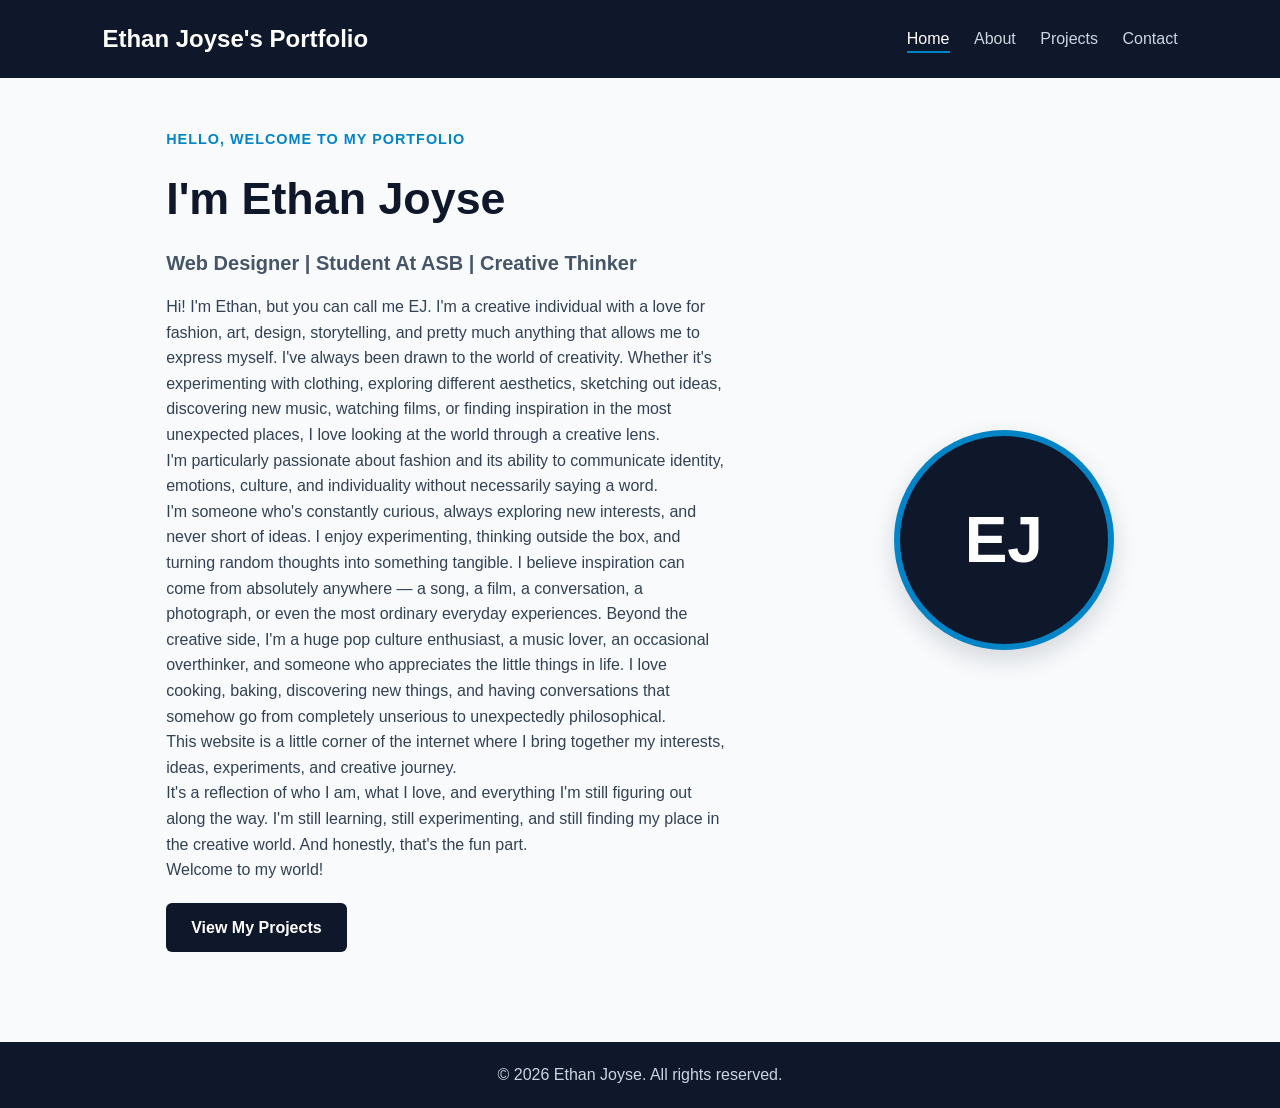
<file: index.html>
<!DOCTYPE html>
<html lang="en">
<head>
    <meta charset="UTF-8">
    <meta name="viewport" content="width=device-width, initial-scale=1.0">
    <meta name="description" content="Personal portfolio website">
    <title>My Portfolio | Home</title>
    <link rel="stylesheet" href="style.css">
</head>
<body>
    <header>
        <a class="logo" href="index.html">Ethan Joyse's Portfolio</a>
        <nav aria-label="Main navigation">
            <a href="index.html" aria-current="page">Home</a>
            <a href="about.html">About</a>
            <a href="projects.html">Projects</a>
            <a href="contact.html">Contact</a>
        </nav>
    </header>

    <main>
        <section class="hero">
            <div class="hero-content">
                <p class="eyebrow">Hello, welcome to my portfolio</p>
                <h1>I'm Ethan Joyse</h1>
                <h2>Web Designer | Student At ASB | Creative Thinker</h2>
                <p>Hi! I'm Ethan, but you can call me EJ. I'm a creative individual with a love for fashion, art, design, storytelling, and pretty much anything that allows me to express myself.

I've always been drawn to the world of creativity. Whether it's experimenting with clothing, exploring different aesthetics, sketching out ideas, discovering new music, watching films, or finding inspiration in the most unexpected places, I love looking at the world through a creative lens. <br> 
I'm particularly passionate about fashion and its ability to communicate identity, emotions, culture, and individuality without necessarily saying a word. <br>

I'm someone who's constantly curious, always exploring new interests, and never short of ideas. I enjoy experimenting, thinking outside the box, and turning random thoughts into something tangible. I believe inspiration can come from absolutely anywhere — a song, a film, a conversation, a photograph, or even the most ordinary everyday experiences.
Beyond the creative side, I'm a huge pop culture enthusiast, a music lover, an occasional overthinker, and someone who appreciates the little things in life. I love cooking, baking, discovering new things, and having conversations that somehow go from completely unserious to unexpectedly philosophical.<br>

This website is a little corner of the internet where I bring together my interests, ideas, experiments, and creative journey. <br> 

It's a reflection of who I am, what I love, and everything I'm still figuring out along the way.
I'm still learning, still experimenting, and still finding my place in the creative world. And honestly, that's the fun part. <br>

 Welcome to my world!

</p>
                <a href="projects.html" class="btn">View My Projects</a>
            </div>
            <div class="profile-circle" role="img" aria-label="Initials EJ">EJ</div>
        </section>
    </main>

    <footer>
        <p>&copy; 2026 Ethan Joyse. All rights reserved.</p>
    </footer>
</body>
</html>
</file>
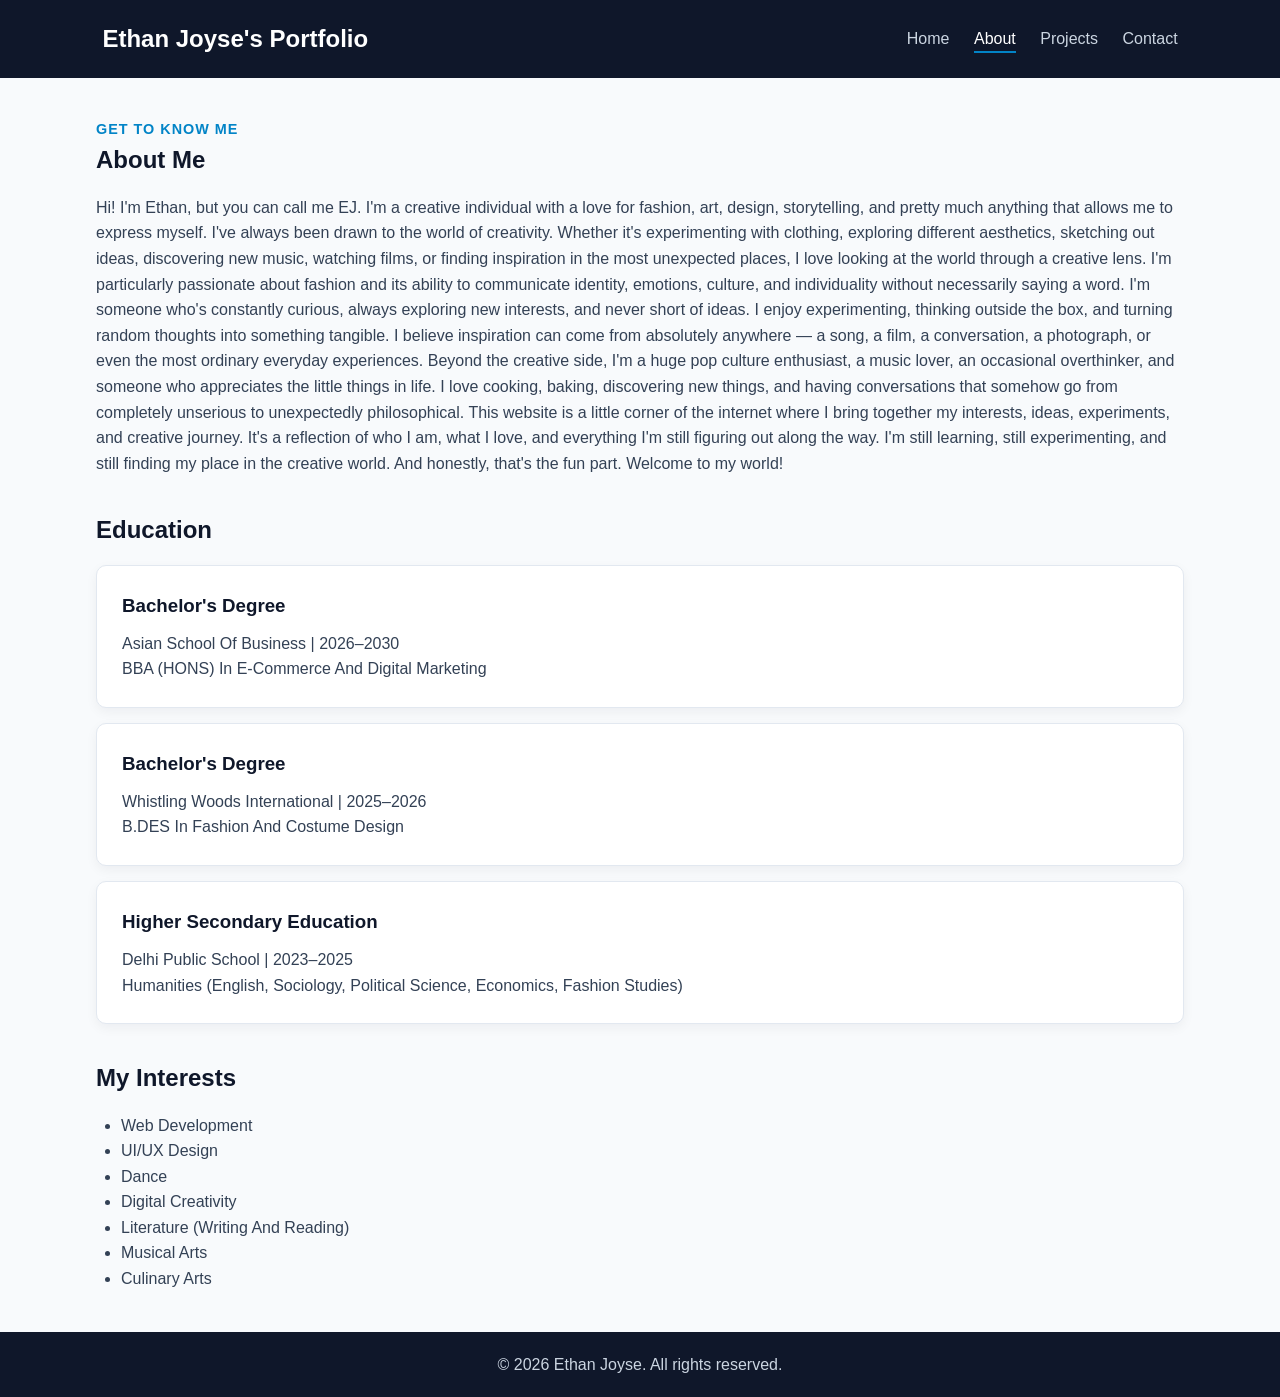
<file: about.html>
<!DOCTYPE html>
<html lang="en">
<head>
    <meta charset="UTF-8">
    <meta name="viewport" content="width=device-width, initial-scale=1.0">
    <title>My Portfolio | About</title>
    <link rel="stylesheet" href="style.css">
</head>
<body>
    <header>
        <a class="logo" href="index.html">Ethan Joyse's Portfolio</a>
        <nav aria-label="Main navigation">
            <a href="index.html">Home</a>
            <a href="about.html" aria-current="page">About</a>
            <a href="projects.html">Projects</a>
            <a href="contact.html">Contact</a>
        </nav>
    </header>

    <main class="container">
        <section>
            <p class="eyebrow">Get to know me</p>
            <h1>About Me</h1>
            <p>Hi! I'm Ethan, but you can call me EJ. I'm a creative individual with a love for fashion, art, design, storytelling, and pretty much anything that allows me to express myself.

I've always been drawn to the world of creativity. Whether it's experimenting with clothing, exploring different aesthetics, sketching out ideas, discovering new music, watching films, or finding inspiration in the most unexpected places, I love looking at the world through a creative lens. I'm particularly passionate about fashion and its ability to communicate identity, emotions, culture, and individuality without necessarily saying a word.

I'm someone who's constantly curious, always exploring new interests, and never short of ideas. I enjoy experimenting, thinking outside the box, and turning random thoughts into something tangible. I believe inspiration can come from absolutely anywhere — a song, a film, a conversation, a photograph, or even the most ordinary everyday experiences.

Beyond the creative side, I'm a huge pop culture enthusiast, a music lover, an occasional overthinker, and someone who appreciates the little things in life. I love cooking, baking, discovering new things, and having conversations that somehow go from completely unserious to unexpectedly philosophical.

This website is a little corner of the internet where I bring together my interests, ideas, experiments, and creative journey. It's a reflection of who I am, what I love, and everything I'm still figuring out along the way.

I'm still learning, still experimenting, and still finding my place in the creative world. And honestly, that's the fun part. Welcome to my world!
</p>
        </section>

        <section>
            <h2>Education</h2>
            <div class="card">
                <h3>Bachelor's Degree</h3>
                <p>Asian School Of Business | 2026–2030</p>
                <p>BBA (HONS) In E-Commerce And Digital Marketing</p>
            </div>
             <div class="card">
                <h3>Bachelor's Degree</h3>
                <p>Whistling Woods International | 2025–2026</p>
                <p>B.DES In Fashion And Costume Design</p>
            </div>
            <div class="card">
                <h3>Higher Secondary Education</h3>
                <p>Delhi Public School | 2023–2025</p>
                <p>Humanities (English, Sociology, Political Science, Economics, Fashion Studies) </p>
            </div>
        </section>

        <section>
            <h2>My Interests</h2>
            <ul class="interest-list">
                <li>Web Development</li>
                <li>UI/UX Design</li>
                <li>Dance</li>
                <li>Digital Creativity</li>
                <li>Literature (Writing And Reading)</li>
                <li>Musical Arts</li>
                <li>Culinary Arts</li>
            </ul>
        </section>
    </main>

    <footer>
        <p>&copy; 2026 Ethan Joyse. All rights reserved.</p>
    </footer>
</body>
</html>
</file>
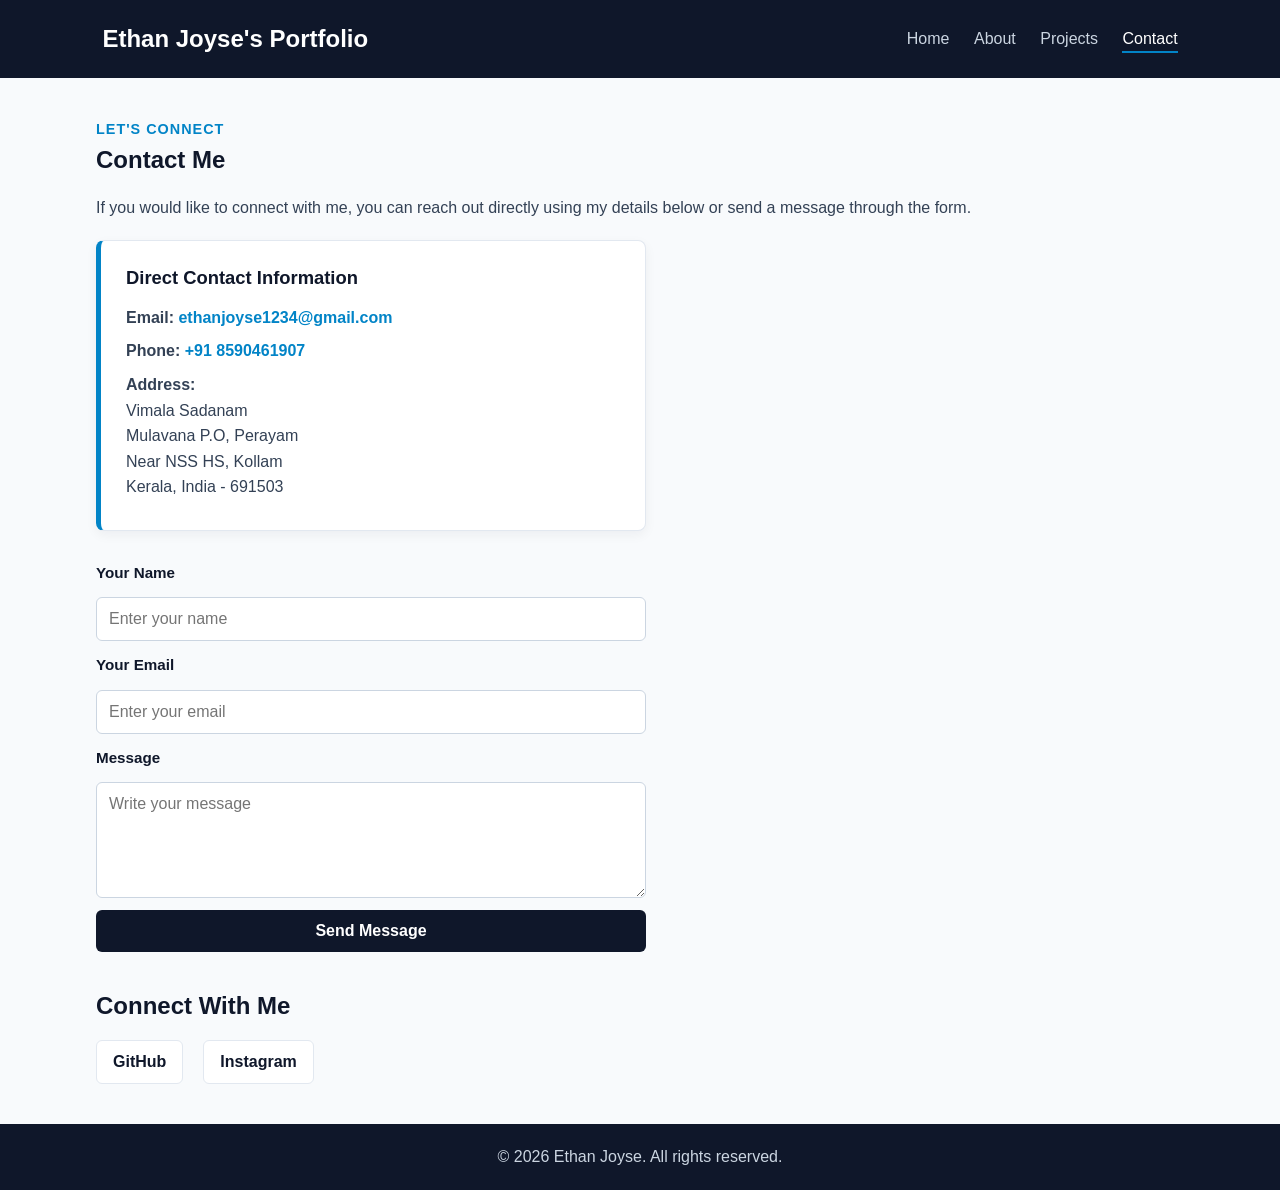
<file: contact.html>
<!DOCTYPE html>
<html lang="en">
<head>
    <meta charset="UTF-8">
    <meta name="viewport" content="width=device-width, initial-scale=1.0">
    <title>My Portfolio | Contact</title>
    <link rel="stylesheet" href="style.css">
</head>
<body>
    <header>
        <a class="logo" href="index.html">Ethan Joyse's Portfolio</a>
        <nav aria-label="Main navigation">
            <a href="index.html">Home</a>
            <a href="about.html">About</a>
            <a href="projects.html">Projects</a>
            <a href="contact.html" aria-current="page">Contact</a>
        </nav>
    </header>
   
    <main class="container">
        <section>
            <p class="eyebrow">Let's connect</p>
            <h1>Contact Me</h1>
            <p>If you would like to connect with me, you can reach out directly using my details below or send a message through the form.</p>
<!-- Empty container box styled by .contact-box -->
<div id="contact-box" class="contact-box"></div>

<script>
  const CONFIG = {
    contact: {
      email: "ethanjoyse1234@gmail.com",
      phone: "+91 8590461907",
      addressLines: [
        "Vimala Sadanam",
        "Mulavana P.O, Perayam",
        "Near NSS HS, Kollam",
        "Kerala, India - 691503"
      ]
    }
  };

  // Injects the CONFIG details into the box above
  const box = document.getElementById("contact-box");
  box.innerHTML = `
    <h3>Direct Contact Information</h3>
    <p><strong>Email:</strong> <a href="mailto:${CONFIG.contact.email}">${CONFIG.contact.email}</a></p>
    <p><strong>Phone:</strong> <a href="tel:${CONFIG.contact.phone.replace(/\s+/g, '')}">${CONFIG.contact.phone}</a></p>
    <address>
      <strong>Address:</strong><br>
      ${CONFIG.contact.addressLines.join("<br>")}
    </address>
  `;
</script>

            <!-- Updated mailto link to use your actual email -->
            <form class="contact-form" action="mailto:ethanjoyse1234@gmail.com" method="post" enctype="text/plain">
                <label for="name">Your Name</label>
                <input id="name" type="text" name="name" placeholder="Enter your name" required>

                <label for="email">Your Email</label>
                <input id="email" type="email" name="email" placeholder="Enter your email" required>

                <label for="message">Message</label>
                <textarea id="message" name="message" placeholder="Write your message" rows="5" required></textarea>

                <button type="submit">Send Message</button>
            </form>
        </section>

        <section>
            <h2>Connect With Me</h2>
            <div class="social-links">
                <a href="https://github.com/EthanEmoji" target="_blank" rel="noopener noreferrer">GitHub</a>
                <a href="https://www.instagram.com/ethansvlogss" target="_blank" rel="noopener noreferrer">Instagram</a>
            </div>
        </section>
    </main>

    <footer>
        <p>&copy; 2026 Ethan Joyse. All rights reserved.</p>
    </footer>
</body>
</html>
</file>
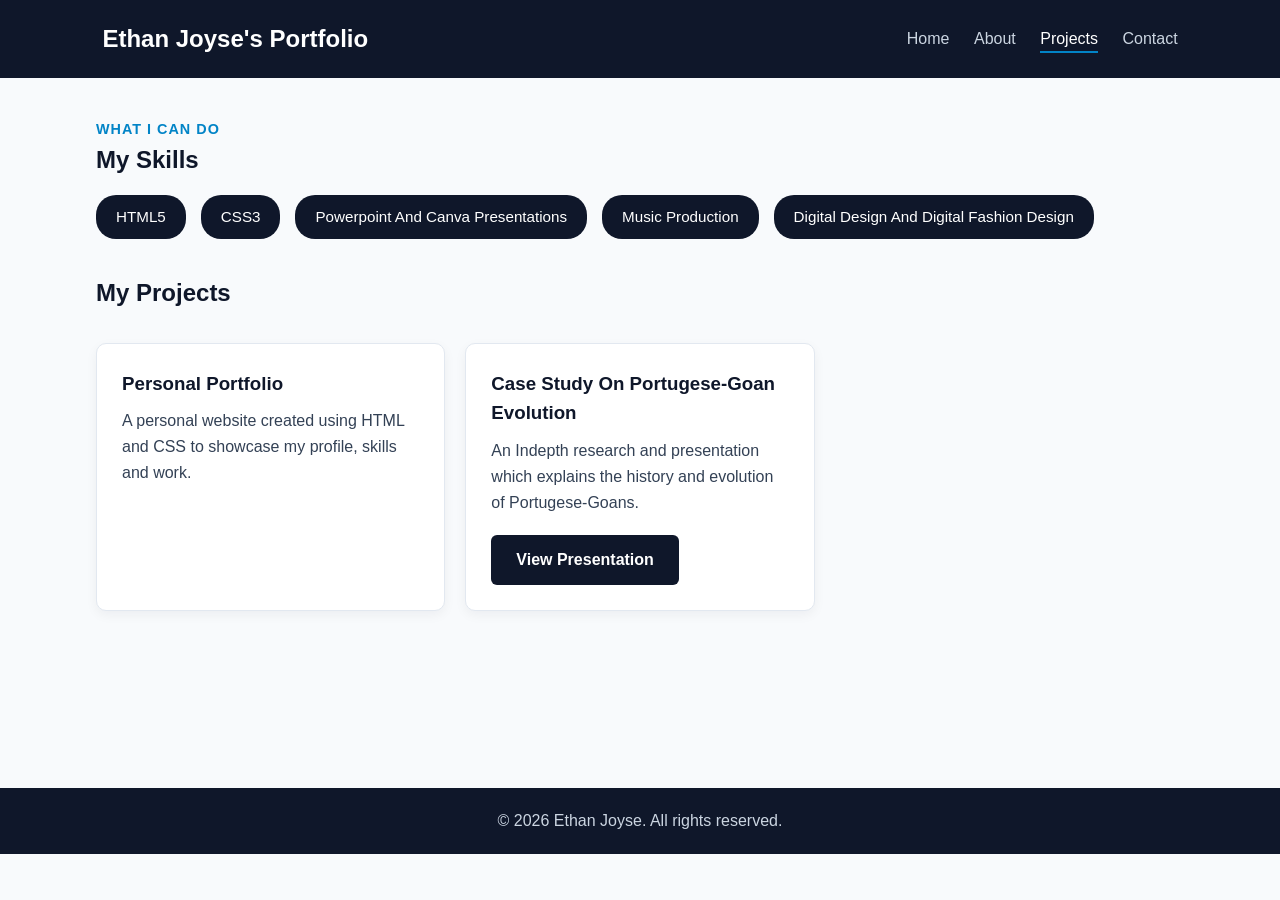
<file: projects.html>
<!DOCTYPE html>
<html lang="en">
<head>
    <meta charset="UTF-8">
    <meta name="viewport" content="width=device-width, initial-scale=1.0">
    <title>My Portfolio | Projects</title>
    <link rel="stylesheet" href="style.css">
</head>
<body>
    <header>
        <a class="logo" href="index.html">Ethan Joyse's Portfolio</a>
        <nav aria-label="Main navigation">
            <a href="index.html">Home</a>
            <a href="about.html">About</a>
            <a href="projects.html" aria-current="page">Projects</a>
            <a href="contact.html">Contact</a>
        </nav>
    </header>

    <main class="container">
        <section>
            <p class="eyebrow">What I can do</p>
            <h1>My Skills</h1>
            <div class="skills">
                <span>HTML5</span>
                <span>CSS3</span>
                <span>Powerpoint And Canva Presentations</span>
                <span>Music Production</span>
                <span>Digital Design And Digital Fashion Design</span>
            </div>
        </section>

        <section>
            <h2>My Projects</h2>
            <div class="project-container">
                <article class="card">
                    <h3>Personal Portfolio</h3>
                    <p>A personal website created using HTML and CSS to showcase my profile, skills and work.</p>
                </article>
               <article class="card">
        <h3>Case Study On Portugese-Goan Evolution</h3>
        <p>An Indepth research and presentation which explains the history and evolution of Portugese-Goans.</p>
        <a href="https://canva.link/yjdkijgspeinfn1" target="_blank" rel="noopener noreferrer" class="btn">View Presentation</a>
    </article>
            </div>
        </section>
    </main>

    <footer>
        <p>&copy; 2026 Ethan Joyse. All rights reserved.</p>
    </footer>
</body>
</html>
</file>
<file: style.css>
/* ---------- Global styles ---------- */
* {
    margin: 0;
    padding: 0;
    box-sizing: border-box;
}

:root {
    --navy: #0f172a;       /* Deep Slate Navy for headers, buttons & headings */
    --orange: #0284c7;     /* Ocean Blue accent for hover states & highlights */
    --light: #f8fafc;      /* Soft Off-White background for easy reading */
    --text: #334155;       /* Charcoal Slate for crisp, readable body text */
    --white: #ffffff;      /* Pure White for cards, boxes, and light text */
    --border: #e2e8f0;     /* Subtle cool gray for borders */
}

body {
    font-family: Arial, sans-serif;
    background-color: var(--light);
    color: var(--text);
    line-height: 1.6;
}

header {
    background-color: var(--navy);
    color: var(--white);
    padding: 20px 8%;
    display: flex;
    justify-content: space-between;
    align-items: center;
    flex-wrap: wrap;
    gap: 15px;
}

.logo {
    color: var(--white);
    font-size: 1.5rem;
    font-weight: bold;
    text-decoration: none;
}

nav a {
    color: #cbd5e1;
    text-decoration: none;
    margin-left: 20px;
    font-size: 1rem;
    transition: color 0.2s ease;
}

nav a:hover,
nav a[aria-current="page"] {
    color: var(--white);
    border-bottom: 2px solid var(--orange);
    padding-bottom: 4px;
}

main {
    min-height: 70vh;
}

.hero {
    min-height: 75vh;
    display: flex;
    justify-content: space-around;
    align-items: center;
    gap: 40px;
    padding: 50px 8%;
    flex-wrap: wrap;
}

.hero-content {
    max-width: 560px;
}

.eyebrow {
    color: var(--orange);
    font-weight: bold;
    text-transform: uppercase;
    letter-spacing: 1px;
    font-size: 0.9rem;
}

.hero-content h1 {
    font-size: clamp(2rem, 5vw, 2.8rem);
    color: var(--navy);
    margin: 12px 0;
}

.hero-content h1 span {
    color: var(--orange);
}

.hero-content h2 {
    color: #475569;
    font-size: 1.25rem;
    margin-bottom: 15px;
}

.btn {
    display: inline-block;
    background-color: var(--navy);
    color: var(--white);
    padding: 12px 25px;
    margin-top: 20px;
    text-decoration: none;
    border-radius: 6px;
    font-weight: bold;
    transition: background-color 0.2s ease;
}

.btn:hover {
    background-color: var(--orange);
    color: var(--white);
}

.profile-circle {
    width: 220px;
    height: 220px;
    border-radius: 50%;
    background-color: var(--navy);
    color: var(--white);
    display: flex;
    justify-content: center;
    align-items: center;
    font-size: 4rem;
    font-weight: bold;
    border: 6px solid var(--orange);
    overflow: hidden;
    box-shadow: 0 10px 25px rgba(15, 23, 42, 0.15);
}

.profile-circle img {
    width: 100%;
    height: 100%;
    object-fit: cover;
    display: block;
}

.container {
    width: 85%;
    max-width: 1100px;
    margin: 40px auto;
}

.container section {
    margin-bottom: 35px;
}

.container h1,
.container h2 {
    color: var(--navy);
    margin-bottom: 15px;
}

.card {
    background-color: var(--white);
    padding: 25px;
    margin: 15px 0;
    border-radius: 10px;
    border: 1px solid var(--border);
    box-shadow: 0 4px 12px rgba(15, 23, 42, 0.05);
}

.card h3 {
    color: var(--navy);
    margin-bottom: 10px;
}

.interest-list {
    margin-left: 25px;
}

.skills {
    display: flex;
    flex-wrap: wrap;
    gap: 15px;
    margin-bottom: 30px;
}

.skills span {
    background-color: var(--navy);
    color: var(--white);
    padding: 10px 20px;
    border-radius: 20px;
    font-size: 0.95rem;
}

.project-container {
    display: grid;
    grid-template-columns: repeat(3, minmax(0, 1fr));
    gap: 20px;
}

/* ---------- Contact Details Box (For Script Injection) ---------- */
.contact-box {
    background-color: var(--white);
    border: 1px solid var(--border);
    border-left: 5px solid var(--orange);
    border-radius: 8px;
    padding: 22px 25px;
    margin: 20px 0 30px 0;
    max-width: 550px;
    box-shadow: 0 4px 12px rgba(15, 23, 42, 0.05);
}

.contact-box h3 {
    color: var(--navy);
    margin-bottom: 12px;
    font-size: 1.15rem;
}

.contact-box p,
.contact-box address {
    margin-bottom: 8px;
    font-style: normal;
    color: var(--text);
}

.contact-box a {
    color: var(--orange);
    text-decoration: none;
    font-weight: bold;
}

.contact-box a:hover {
    text-decoration: underline;
}

/* ---------- Contact Form & Social Links ---------- */
.contact-form {
    max-width: 550px;
    display: flex;
    flex-direction: column;
    gap: 12px;
    margin-top: 20px;
}

.contact-form label {
    font-weight: bold;
    color: var(--navy);
    font-size: 0.95rem;
}

.contact-form input,
.contact-form textarea {
    width: 100%;
    padding: 12px;
    border: 1px solid #cbd5e1;
    border-radius: 6px;
    font-size: 1rem;
    font-family: Arial, sans-serif;
    background-color: var(--white);
    color: var(--text);
}

.contact-form input:focus,
.contact-form textarea:focus {
    outline: none;
    border-color: var(--orange);
}

.contact-form button {
    background-color: var(--navy);
    color: var(--white);
    padding: 12px;
    border: none;
    border-radius: 6px;
    cursor: pointer;
    font-size: 1rem;
    font-weight: bold;
    transition: background-color 0.2s ease;
}

.contact-form button:hover {
    background-color: var(--orange);
}

.social-links {
    display: flex;
    gap: 20px;
    flex-wrap: wrap;
}

.social-links a {
    color: var(--navy);
    text-decoration: none;
    font-weight: bold;
    padding: 8px 16px;
    background-color: var(--white);
    border: 1px solid var(--border);
    border-radius: 6px;
    transition: all 0.2s ease;
}

.social-links a:hover {
    background-color: var(--orange);
    color: var(--white);
    border-color: var(--orange);
}

footer {
    background-color: var(--navy);
    color: #cbd5e1;
    text-align: center;
    padding: 20px;
    margin-top: 40px;
}

/* ---------- Responsive layout for tablets and phones ---------- */
@media screen and (max-width: 768px) {
    header {
        flex-direction: column;
    }

    nav {
        text-align: center;
    }

    nav a {
        display: inline-block;
        margin: 5px 8px;
    }

    .hero {
        flex-direction: column;
        text-align: center;
    }

    .project-container {
        grid-template-columns: 1fr;
    }

    .container {
        width: 90%;
    }
}
</file>
